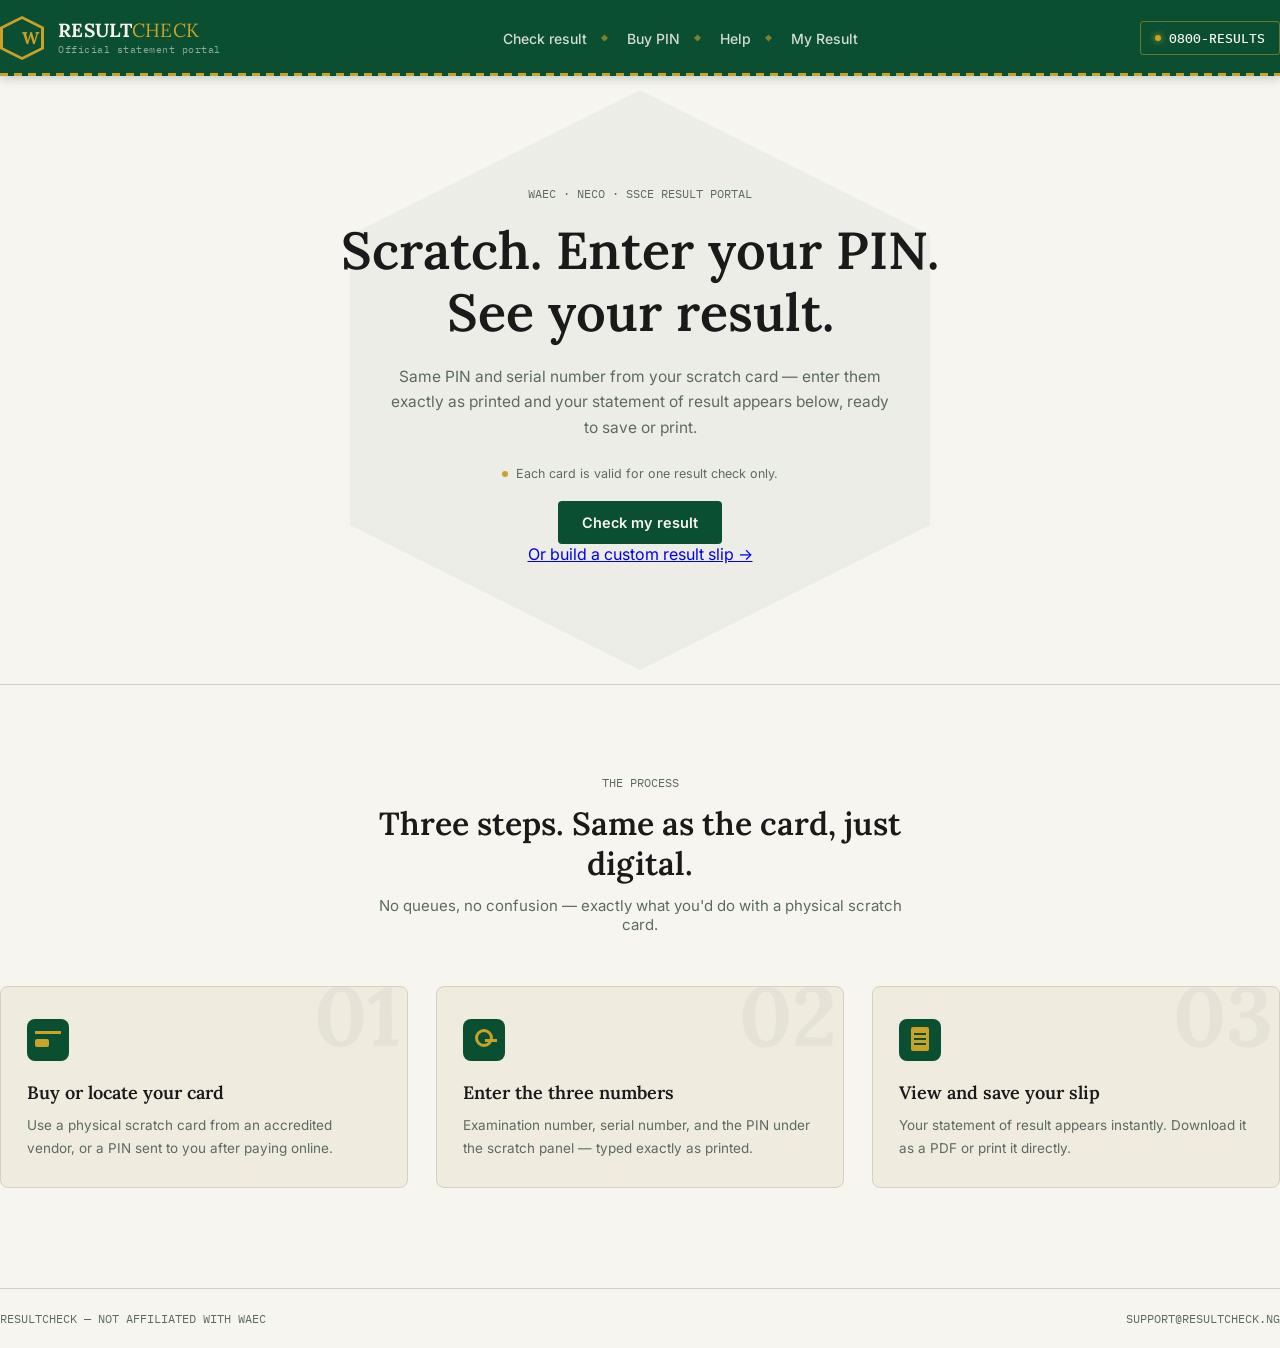
<file: index.html.html>
<!DOCTYPE html>
<html lang="en">
<head>
  <meta charset="UTF-8">
  <meta name="viewport" content="width=device-width, initial-scale=1.0">
  <title>WAEC Result Checker</title>
  <link rel="preconnect" href="https://fonts.googleapis.com">
  <link
    href="https://fonts.googleapis.com/css2?family=Lora:wght@400;500;600;700&family=IBM+Plex+Mono:wght@400;500&family=Inter:wght@400;500;600&display=swap"
    rel="stylesheet">
  <link rel="stylesheet" href="css/waec-design-1.css">
</head>

<body>
  <nav>
    <div class="wrap nav-inner">
      <div class="logo">
        <div class="logo-seal">W</div>
        <div class="logo-text">
          RESULT<span>CHECK</span>
          <small>Official statement portal</small>
        </div>
      </div>

      <button class="nav-toggle" id="navToggle" aria-expanded="false" aria-label="Open menu">
        <span></span>
        <span></span>
        <span></span>
      </button>

      <div class="nav-panel" id="navPanel">
        <div class="nav-links">
          <a href="#" class="nav-link">Check result</a>
          <a href="#" class="nav-link">Buy PIN</a>
          <a href="#" class="nav-link">Help</a>
          <a href="result-page.html" class="nav-link">My Result</a>
        </div>
      </div>
      <div class="nav-help">
        <span class="nav-help-dot"></span>
        0800-RESULTS
      </div>
    </div>
    </div>
  </nav>

  <section class="hero">
    <div class="hero-bg-mark"></div>
    <div class="wrap hero-inner">
      <div class="eyebrow-line">WAEC · NECO · SSCE RESULT PORTAL</div>
      <h1>Scratch. Enter your PIN.<br>See your result.</h1>
      <p class="hero-copy">Same PIN and serial number from your scratch card — enter them exactly as printed and your
        statement of result appears below, ready to save or print.</p>
      <div class="hero-note">Each card is valid for one result check only.</div>
      <button class="btn-primary-reveal" id="showCardBtn">Check my result</button>
      <a href="result-page.html" class="btn-secondary-link">Or build a custom result slip →</a>


      <div class="card hidden" id="scratchCard">
        <div class="card-top">
          <div class="card-brand">Result Checker<small>WAEC · MAY/JUNE</small></div>
          <div class="card-year">2026</div>
        </div>

        <form class="card-body" id="checkForm" novalidate>
          <label class="field-label" for="examNumber">EXAMINATION NUMBER</label>
          <input class="field" type="text" id="examNumber" name="examNumber" placeholder="e.g. 4291 0182 034" required>
          <div class="field-error" id="examNumberError"></div>

          <label class="field-label" for="serialNumber">SERIAL NUMBER</label>
          <input class="field" type="text" id="serialNumber" name="serialNumber" placeholder="e.g. WRN 2026114 4471"
            required>
          <div class="field-error" id="serialNumberError"></div>

          <div class="field-label">SCRATCH TO REVEAL PIN</div>
          <button type="button" class="scratch-panel" id="scratchPanel" aria-pressed="false">
            <div class="scratch-texture" id="scratchTexture"></div>
            <span class="pin-label">PIN</span>
            <span class="pin-value" id="pinValue">••• ••• •••</span>
          </button>
          <div class="field-error" id="pinError"></div>
          <input type="hidden" id="pinHidden" name="pin" value="">

          <button type="submit" class="btn-check" id="checkBtn">Create  result</button>
        </form>
      </div>
    </div>
  </section>
<section class="steps">
  <div class="wrap">
    <div class="steps-head">
      <div class="eyebrow-line">THE PROCESS</div>
      <h2>Three steps. Same as the card, just digital.</h2>
      <p>No queues, no confusion — exactly what you'd do with a physical scratch card.</p>
    </div>

    <div class="steps-grid">
      <div class="step-card">
        <div class="step-ghost-num">01</div>
        <div class="step-icon step-icon-card"></div>
        <h3>Buy or locate your card</h3>
        <p>Use a physical scratch card from an accredited vendor, or a PIN sent to you after paying online.</p>
      </div>
      <div class="step-card">
        <div class="step-ghost-num">02</div>
        <div class="step-icon step-icon-key"></div>
        <h3>Enter the three numbers</h3>
        <p>Examination number, serial number, and the PIN under the scratch panel — typed exactly as printed.</p>
      </div>
      <div class="step-card">
        <div class="step-ghost-num">03</div>
        <div class="step-icon step-icon-doc"></div>
        <h3>View and save your slip</h3>
        <p>Your statement of result appears instantly. Download it as a PDF or print it directly.</p>
      </div>
    </div>
  </div>
</section>

  <footer>
    <div class="wrap" style="display:flex; justify-content:space-between; width:100%;">
      <span>RESULTCHECK — NOT AFFILIATED WITH WAEC</span>
      <span>SUPPORT@RESULTCHECK.NG</span>
    </div>
  </footer>

  <script src="js/waec-script.js"></script>
</body>

</html>
</file>
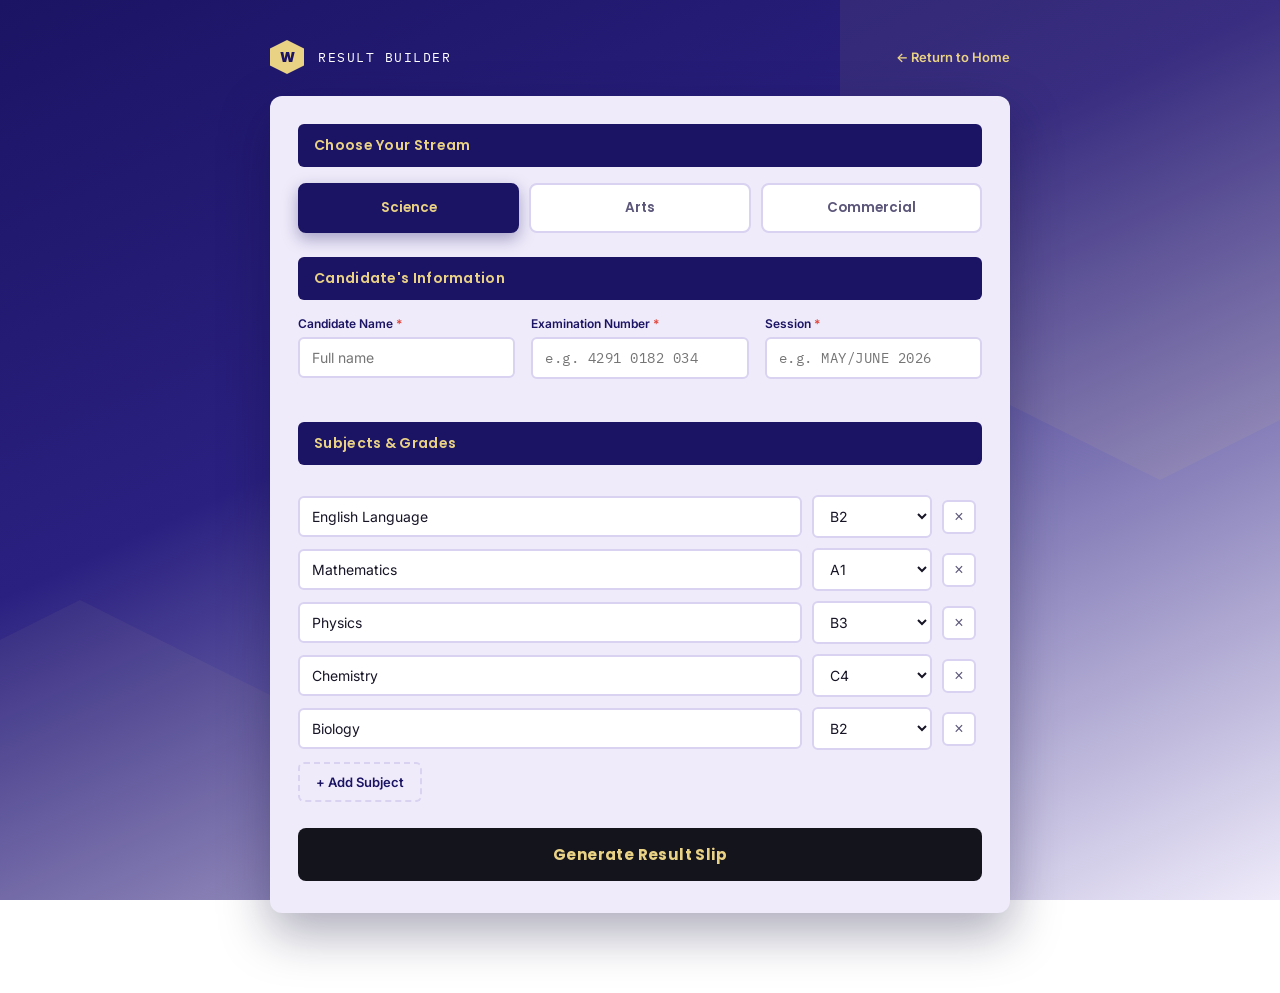
<file: result-page.html>
<!DOCTYPE html>
<html lang="en">
<head>
<meta charset="UTF-8">
<meta name="viewport" content="width=device-width, initial-scale=1.0">
<title>Build Your Result — RESULTCHECK</title>
<link rel="preconnect" href="https://fonts.googleapis.com">
<link href="https://fonts.googleapis.com/css2?family=Poppins:wght@500;600;700;800&family=IBM+Plex+Mono:wght@400;500;600&family=Inter:wght@400;500;600&display=swap" rel="stylesheet">
<link rel="stylesheet" href="css/result-page.css">
</head>
<body>

<div class="page-bg">
  <div class="bg-mark bg-mark-1"></div>
  <div class="bg-mark bg-mark-2"></div>
</div>

<div class="builder-wrap" id="builderWrap">

  <div class="top-bar">
    <div class="top-bar-seal">W</div>
    <span class="top-bar-title">RESULT BUILDER</span>
    <a href="waec-design-1-working.html" class="btn-return">← Return to Home</a>
  </div>

  <div class="builder-panel">

    <div class="block-title">Choose Your Stream</div>
    <div class="stream-picker">
      <button type="button" class="stream-chip stream-science active" data-stream="science">Science</button>
      <button type="button" class="stream-chip stream-arts" data-stream="arts">Arts</button>
      <button type="button" class="stream-chip stream-commercial" data-stream="commercial">Commercial</button>
    </div>

    <div class="block-title">Candidate's Information</div>
    <div class="form-grid">
      <div class="form-field">
        <label>Candidate Name <span class="required-mark">*</span></label>
        <input type="text" class="field-input" id="inputName" placeholder="Full name">
        <div class="field-error" id="errorName"></div>
      </div>
      <div class="form-field">
        <label>Examination Number <span class="required-mark">*</span></label>
        <input type="text" class="field-input mono" id="inputExamNo" placeholder="e.g. 4291 0182 034">
        <div class="field-error" id="errorExamNo"></div>
      </div>
      <div class="form-field">
        <label>Session <span class="required-mark">*</span></label>
        <input type="text" class="field-input mono" id="inputSession" placeholder="e.g. MAY/JUNE 2026">
        <div class="field-error" id="errorSession"></div>
      </div>
    </div>

    <div class="block-title">Subjects &amp; Grades</div>
    <div class="field-error" id="errorSubjects"></div>
    <div class="subject-rows" id="subjectRows"></div>
    <button type="button" class="btn-add-subject" id="addSubjectBtn">+ Add Subject</button>

    <button type="button" class="btn-generate" id="generateBtn">
      <span>Generate Result Slip</span>
    </button>
  </div>
</div>

<!-- ===== GENERATED SLIP (its own screen) ===== -->
<div class="slip-screen hidden" id="slipScreen">
  <div class="slip-bg">
    <div class="slip-bg-mark"></div>
  </div>

  <div class="slip-shell">
    <div class="slip-header">
      <div class="slip-header-left">
        <div class="slip-seal">W</div>
        <h1>Results</h1>
      </div>
      <div class="slip-header-right">RESULTCHECK</div>
    </div>

    <div class="slip-frame">

      <div class="block-title-slip">Candidate's Information</div>
      <table class="info-table" id="infoTable">
        <tr><td class="label">Examination Number</td><td class="value" id="outExamNo">—</td></tr>
        <tr><td class="label">Candidate's Name</td><td class="value" id="outName">—</td></tr>
        <tr><td class="label">Session</td><td class="value" id="outSession">—</td></tr>
        <tr><td class="label">Stream</td><td class="value" id="outStream">—</td></tr>
      </table>

      <div class="block-title-slip">Subject / Grade</div>
      <table class="subject-table" id="subjectTable">
        <tbody id="outSubjectsBody"></tbody>
      </table>

      <div class="block-title-slip">Result Summary</div>
      <table class="info-table">
        <tr><td class="label">Subjects Recorded</td><td class="value" id="outCount">0</td></tr>
      </table>

      <button type="button" class="print-banner" id="printBtn">Print / Save Result</button>
    </div>

    <div class="slip-actions">
      <button type="button" class="btn-outline" id="editAgainBtn">← Edit Again</button>
      <a href="index.html" class="btn-outline">Return to Home</a>
    </div>
  </div>
</div>

<script src="js/result-page.js"></script>
</body>
</html>
</file>
<file: css/waec-design-1.css>
:root {
    --paper: #F7F5EF;
    --paper-dim: #EFEBDF;
    --green: #0B4F32;
    --green-soft: #14603F;
    --gold: #C9A227;
    --ink: #1A1A1A;
    --muted: #5C6B62;
    --silver: #B8BCC0;
    --silver-dark: #8B9095;
    --line: #D6D0C0;
  }

  * { box-sizing: border-box; }

  body {
    margin: 0;
    background: var(--paper);
    color: var(--ink);
    font-family: 'Inter', sans-serif;
    -webkit-font-smoothing: antialiased;
  }

  /* ===== NAV ===== */
nav {
  background: var(--green);
  position: relative;
  box-shadow: 0 2px 10px rgba(11, 79, 50, 0.25);
}
nav::after {
  content: '';
  position: absolute;
  bottom: 0;
  left: 0;
  right: 0;
  height: 3px;
  background-image: repeating-linear-gradient(
    90deg,
    var(--gold) 0px,
    var(--gold) 8px,
    transparent 8px,
    transparent 14px
  );
}

.nav-inner {
  display: flex;
  justify-content: space-between;
  align-items: center;
  padding: 16px 0;
}

/* ----- Logo ----- */
.logo {
  display: flex;
  align-items: center;
  gap: 14px;
}
.logo-seal {
  width: 44px;
  height: 44px;
  flex-shrink: 0;
  clip-path: polygon(50% 0%, 100% 25%, 100% 75%, 50% 100%, 0% 75%, 0% 25%);
  background: var(--gold);
  display: flex;
  align-items: center;
  justify-content: center;
  position: relative;
}
.logo-seal::before {
  content: '';
  position: absolute;
  inset: 3px;
  clip-path: polygon(50% 0%, 100% 25%, 100% 75%, 50% 100%, 0% 75%, 0% 25%);
  background: var(--green);
}
.logo-seal {
  font-family: 'Lora', serif;
  font-weight: 700;
  font-size: 17px;
  color: var(--gold);
}
.logo-seal::after {
  content: 'W';
  position: relative;
  z-index: 1;
}
.logo-text {
  font-family: 'Lora', serif;
  font-weight: 700;
  font-size: 19px;
  letter-spacing: 0.3px;
  color: var(--paper);
  line-height: 1.15;
}
.logo-text span {
  color: var(--gold);
  font-weight: 400;
}
.logo-text small {
  display: block;
  font-family: 'IBM Plex Mono', monospace;
  font-weight: 400;
  font-size: 10px;
  letter-spacing: 0.5px;
  color: rgba(247, 245, 239, 0.55);
  margin-top: 2px;
}

/* ----- Links ----- */
.nav-links {
  display: flex;
  align-items: center;
  gap: 0;
}
.nav-link {
  position: relative;
  font-family: 'Inter', sans-serif;
  font-size: 14px;
  font-weight: 500;
  color: rgba(247, 245, 239, 0.85);
  text-decoration: none;
  padding: 8px 20px;
  transition: color 0.2s ease;
}
.nav-link:not(:last-child)::after {
  content: '';
  position: absolute;
  right: 0;
  top: 50%;
  width: 5px;
  height: 5px;
  background: var(--gold);
  transform: translateY(-50%) rotate(45deg);
  opacity: 0.6;
}
.nav-link::before {
  content: '';
  position: absolute;
  left: 20px;
  right: 20px;
  bottom: 4px;
  height: 2px;
  background: var(--gold);
  transform: scaleX(0);
  transform-origin: left;
  transition: transform 0.25s ease;
}
.nav-link:hover {
  color: var(--paper);
}
.nav-link:hover::before {
  transform: scaleX(1);
}

/* ----- Help badge ----- */
.nav-help {
  display: flex;
  align-items: center;
  gap: 8px;
  font-family: 'IBM Plex Mono', monospace;
  font-size: 12.5px;
  font-weight: 500;
  color: var(--paper);
  border: 1px solid rgba(201, 162, 39, 0.5);
  padding: 8px 14px;
  border-radius: 3px;
}
.nav-help-dot {
  width: 6px;
  height: 6px;
  border-radius: 50%;
  background: var(--gold);
  box-shadow: 0 0 6px var(--gold);
}
  /* ===== HERO ===== */
  .hero {
    padding: 60px 0 64px;
    display: grid;
    grid-template-columns: 1fr 1fr;
    gap: 56px;
    align-items: center;
  }
  .eyebrow-line {
    font-family: 'IBM Plex Mono', monospace;
    font-size: 12px;
    color: var(--muted);
    margin-bottom: 16px;
  }
  h1 {
    font-family: 'Lora', serif;
    font-weight: 600;
    font-size: 38px;
    line-height: 1.2;
    margin: 0 0 16px;
    color: var(--ink);
  }
  .hero-copy {
    font-size: 15.5px;
    line-height: 1.65;
    color: var(--muted);
    max-width: 420px;
    margin: 0 0 26px;
  }
  .hero-note {
    font-size: 12.5px;
    color: var(--muted);
    display: flex;
    align-items: center;
    gap: 8px;
  }
  .hero-note::before {
    content: '';
    width: 6px; height: 6px;
    background: var(--gold);
    display: inline-block;
    border-radius: 50%;
  }

  /* ===== SCRATCH CARD ===== */
  .card {
    background: var(--green);
    border-radius: 6px;
    padding: 0;
    position: relative;
    box-shadow: 0 1px 0 var(--gold) inset;
    overflow: hidden;
  }
  .card-top {
    padding: 20px 24px 16px;
    display: flex;
    justify-content: space-between;
    align-items: flex-start;
    border-bottom: 1px dashed rgba(255,255,255,0.25);
  }
  .card-brand {
    font-family: 'Lora', serif;
    color: var(--paper);
    font-weight: 600;
    font-size: 15px;
  }
  .card-brand small {
    display: block;
    font-family: 'IBM Plex Mono', monospace;
    font-weight: 400;
    font-size: 10px;
    color: rgba(247,245,239,0.6);
    margin-top: 3px;
    letter-spacing: 0.5px;
  }
  .card-year {
    font-family: 'IBM Plex Mono', monospace;
    font-size: 11px;
    color: var(--gold);
    border: 1px solid var(--gold);
    padding: 4px 8px;
    border-radius: 3px;
  }

  .card-body { padding: 22px 24px 26px; }

  .field-label {
    font-family: 'IBM Plex Mono', monospace;
    font-size: 10.5px;
    letter-spacing: 0.8px;
    color: rgba(247,245,239,0.55);
    margin-bottom: 6px;
  }
  .field {
    background: rgba(247,245,239,0.06);
    border: 1px solid rgba(247,245,239,0.2);
    border-radius: 4px;
    padding: 11px 12px;
    margin-bottom: 16px;
    color: var(--paper);
    font-family: 'IBM Plex Mono', monospace;
    font-size: 14px;
    letter-spacing: 1px;
  }

  .scratch-panel {
    background: linear-gradient(135deg, var(--silver) 0%, var(--silver-dark) 50%, var(--silver) 100%);
    border-radius: 4px;
    padding: 13px 12px;
    margin-bottom: 20px;
    position: relative;
    display: flex;
    align-items: center;
    justify-content: space-between;
  }
  .scratch-panel .pin-label {
    font-family: 'IBM Plex Mono', monospace;
    font-size: 10px;
    color: #4A4E52;
    letter-spacing: 0.6px;
  }
  .scratch-panel .pin-value {
    font-family: 'IBM Plex Mono', monospace;
    font-size: 15px;
    letter-spacing: 3px;
    color: #33373A;
    font-weight: 500;
  }
  .scratch-texture {
    position: absolute;
    inset: 0;
    border-radius: 4px;
    background-image: repeating-linear-gradient(
      115deg,
      rgba(255,255,255,0.15) 0px,
      rgba(255,255,255,0.15) 1px,
      transparent 1px,
      transparent 5px
    );
    pointer-events: none;
  }

  .btn-check {
    width: 100%;
    background: var(--gold);
    color: var(--green);
    border: none;
    padding: 13px;
    font-size: 14.5px;
    font-weight: 600;
    font-family: 'Inter', sans-serif;
    border-radius: 4px;
    cursor: pointer;
  }

  /* ===== HOW IT WORKS (redesigned) ===== */
.steps {
  padding: 90px 0 100px;
  border-top: 1px solid var(--line);
  position: relative;
  overflow: hidden;
}

.steps-head {
  text-align: center;
  max-width: 560px;
  margin: 0 auto 52px;
}
.steps-head .eyebrow-line {
  margin-bottom: 14px;
}
.steps-head h2 {
  font-family: 'Lora', serif;
  font-weight: 600;
  font-size: 32px;
  line-height: 1.25;
  margin: 0 0 12px;
  color: var(--ink);
}
.steps-head p {
  font-family: 'Inter', sans-serif;
  font-size: 15px;
  color: var(--muted);
  margin: 0;
}

.steps-grid {
  display: grid;
  grid-template-columns: repeat(3, 1fr);
  gap: 28px;
}

.step-card {
  position: relative;
  background: var(--paper-dim);
  border: 1px solid var(--line);
  border-radius: 8px;
  padding: 32px 26px 28px;
  overflow: hidden;
  opacity: 0;
  transform: translateY(20px);
  transition: opacity 0.5s ease, transform 0.5s ease, border-color 0.25s ease, box-shadow 0.25s ease;
}
.step-card.in-view {
  opacity: 1;
  transform: translateY(0);
}
.step-card:nth-child(1) { transition-delay: 0s; }
.step-card:nth-child(2) { transition-delay: 0.12s; }
.step-card:nth-child(3) { transition-delay: 0.24s; }

.step-card:hover {
  border-color: var(--gold);
  box-shadow: 0 10px 24px rgba(11, 79, 50, 0.08);
}

.step-ghost-num {
  position: absolute;
  top: -14px;
  right: 6px;
  font-family: 'Lora', serif;
  font-weight: 700;
  font-size: 84px;
  color: var(--ink);
  opacity: 0.04;
  line-height: 1;
  pointer-events: none;
}

.step-icon {
  width: 42px;
  height: 42px;
  border-radius: 8px;
  background: var(--green);
  margin-bottom: 20px;
  position: relative;
}
.step-icon::before,
.step-icon::after {
  content: '';
  position: absolute;
  background: var(--gold);
}
/* Card icon: a little rectangle + stripe, like a scratch card */
.step-icon-card::before {
  top: 12px; left: 8px; right: 8px; height: 3px;
}
.step-icon-card::after {
  top: 20px; left: 8px; width: 14px; height: 8px; border-radius: 2px;
}
/* Key icon: circle + rectangle, like a PIN/key */
.step-icon-key::before {
  top: 10px; left: 12px; width: 12px; height: 12px; border-radius: 50%; background: transparent; border: 3px solid var(--gold);
}
.step-icon-key::after {
  top: 20px; left: 22px; width: 12px; height: 3px;
}
/* Doc icon: a little slip shape */
.step-icon-doc::before {
  top: 8px; left: 12px; width: 18px; height: 24px; border-radius: 2px; background: var(--gold);
}
.step-icon-doc::after {
  top: 14px; left: 15px; width: 12px; height: 2px; background: var(--green); box-shadow: 0 5px 0 var(--green), 0 10px 0 var(--green);
}

.step-card h3 {
  font-family: 'Lora', serif;
  font-weight: 600;
  font-size: 18px;
  margin: 0 0 10px;
  position: relative;
  z-index: 1;
}
.step-card p {
  font-family: 'Inter', sans-serif;
  font-size: 13.5px;
  line-height: 1.65;
  color: var(--muted);
  margin: 0;
  position: relative;
  z-index: 1;
}

  /* ===== SAMPLE RESULT SLIP ===== */
  .slip-section {
    padding: 60px 0 72px;
    border-top: 1px solid var(--line);
  }
  .slip {
    border: 1.5px solid var(--ink);
    background: var(--paper-dim);
    position: relative;
  }
  .slip::before {
    content: '';
    position: absolute;
    inset: 5px;
    border: 1px dashed var(--muted);
    pointer-events: none;
  }
  .slip-head {
    display: flex;
    justify-content: space-between;
    align-items: center;
    padding: 22px 28px;
    border-bottom: 1px solid var(--ink);
  }
  .slip-head .title {
    font-family: 'Lora', serif;
    font-weight: 600;
    font-size: 17px;
  }
  .slip-head .title small {
    display: block;
    font-family: 'IBM Plex Mono', monospace;
    font-weight: 400;
    font-size: 10.5px;
    color: var(--muted);
    margin-top: 4px;
  }
  .slip-seal {
    width: 46px; height: 46px;
    border: 2px solid var(--gold);
    border-radius: 50%;
    display: flex; align-items: center; justify-content: center;
    font-family: 'IBM Plex Mono', monospace;
    font-size: 9px;
    color: var(--gold);
    text-align: center;
    line-height: 1.2;
  }
  .slip-meta {
    display: flex;
    gap: 40px;
    padding: 16px 28px;
    border-bottom: 1px solid var(--line);
    font-family: 'IBM Plex Mono', monospace;
    font-size: 11.5px;
    color: var(--muted);
  }
  .slip-meta strong { color: var(--ink); font-weight: 500; }

  table { width: 100%; border-collapse: collapse; }
  thead th {
    text-align: left;
    font-family: 'IBM Plex Mono', monospace;
    font-size: 10.5px;
    font-weight: 500;
    color: var(--muted);
    padding: 14px 28px 10px;
    letter-spacing: 0.5px;
  }
  thead th:last-child { text-align: right; padding-right: 28px; }
  tbody td {
    padding: 11px 28px;
    font-size: 14px;
    border-top: 1px solid var(--line);
  }
  tbody td:last-child {
    text-align: right;
    font-family: 'Lora', serif;
    font-weight: 600;
    padding-right: 28px;
  }
  .grade-A1, .grade-B2, .grade-B3 { color: var(--green); }
  .grade-C4, .grade-C5, .grade-C6 { color: #8A6A1E; }

  footer {
    border-top: 1px solid var(--line);
    padding: 22px 0;
    display: flex;
    justify-content: space-between;
    font-size: 11.5px;
    font-family: 'IBM Plex Mono', monospace;
    color: var(--muted);
  }

  @media (max-width: 760px) {
    .hero { grid-template-columns: 1fr; gap: 36px; }
    h1 { font-size: 29px; }
    .steps-grid { grid-template-columns: 1fr; row-gap: 24px; }
    .step { border-right: none; margin-right: 0; padding-right: 0; }
    .slip-meta { flex-wrap: wrap; gap: 16px 24px; }
  }
  /* Real <input> elements need their browser defaults reset to
     look like the .field boxes did as plain divs */
  input.field {
    width: 100%;
    font-family: 'IBM Plex Mono', monospace;
    outline: none;
  }
  input.field::placeholder {
    color: rgba(247,245,239,0.35);
  }
  input.field:focus {
    border-color: var(--gold);
  }

  .field-error {
    color: #E07A5F;
    font-size: 12px;
    font-family: 'Inter', sans-serif;
    margin: -10px 0 12px;
    min-height: 14px;
  }

  /* Scratch panel is now a <button> — strip button defaults */
  .scratch-panel {
    border: none;
    cursor: pointer;
    width: 100%;
    text-align: left;
  }
  .scratch-texture {
    transition: opacity 0.4s ease;
  }
  .pin-value {
    transition: letter-spacing 0.2s ease;
  }

  .btn-check:disabled {
    opacity: 0.7;
    cursor: default;
  }
.hidden {
  display: none;
}

/* Result slip becomes a full-screen overlay that covers the checker */
.slip-section:not(.hidden) {
  position: fixed;
  inset: 0;
  z-index: 200;
  background: rgba(26, 26, 26, 0.6);
  padding: 40px 20px;
  overflow-y: auto;
  display: flex;
  justify-content: center;
  border-top: none;
  animation: fadeInOverlay 0.3s ease;
}
.slip-section:not(.hidden) .wrap {
  max-width: 640px;
  width: 100%;
  height: fit-content;
}
@keyframes fadeInOverlay {
  from { opacity: 0; }
  to { opacity: 1; }
}
  @keyframes reveal {
    from { opacity: 0; transform: translateY(8px); }
    to { opacity: 1; transform: translateY(0); }
  }
  .btn-primary-reveal {
  margin-top: 20px;
  background: var(--green);
  color: var(--paper);
  border: none;
  padding: 13px 24px;
  font-size: 14.5px;
  font-weight: 600;
  font-family: 'Inter', sans-serif;
  border-radius: 4px;
  cursor: pointer;
}
.btn-primary-reveal:hover {
  background: var(--green-soft);
}

.card:not(.hidden) {
  animation: reveal 0.5s ease;
}
/* ===== HAMBURGER TOGGLE (hidden on desktop) ===== */
.nav-toggle {
  display: none;
  flex-direction: column;
  justify-content: center;
  gap: 5px;
  width: 32px;
  height: 32px;
  background: transparent;
  border: none;
  cursor: pointer;
  padding: 0;
}
.nav-toggle span {
  display: block;
  height: 2px;
  width: 100%;
  background: var(--paper);
  border-radius: 1px;
  transition: transform 0.25s ease, opacity 0.25s ease;
}

/* Turn the three bars into an X when the menu is open */
.nav-toggle[aria-expanded="true"] span:nth-child(1) {
  transform: translateY(7px) rotate(45deg);
}
.nav-toggle[aria-expanded="true"] span:nth-child(2) {
  opacity: 0;
}
.nav-toggle[aria-expanded="true"] span:nth-child(3) {
  transform: translateY(-7px) rotate(-45deg);
}

/* ===== MOBILE NAV LAYOUT ===== */
@media (max-width: 760px) {
  .nav-toggle {
    display: flex;
  }

  .nav-panel {
    position: absolute;
    top: 100%;
    left: 0;
    right: 0;
    background: var(--green-soft);
    border-top: 1px solid rgba(201, 162, 39, 0.3);
    max-height: 0;
    overflow: hidden;
    transition: max-height 0.3s ease;
  }
  .nav-panel.open {
    max-height: 300px;
  }

  .nav-links {
    flex-direction: column;
    align-items: flex-start;
    padding: 8px 28px;
    gap: 2px;
  }
  .nav-link {
    width: 100%;
    padding: 12px 0;
  }
  .nav-link:not(:last-child)::after {
    display: none;
  }
  .nav-link::before {
    left: 0;
    right: 0;
  }

  .nav-help {
    margin: 12px 28px 20px;
    width: fit-content;
  }

  nav {
    position: relative;
  }
}

/* ===== HERO REDESIGN (centered, expanded, dynamic) ===== */
.hero {
  position: relative;
  overflow: hidden;
  padding: 110px 0 120px;
  display: block;
  text-align: center;
}

.hero-bg-mark {
  position: absolute;
  top: 50%;
  left: 50%;
  width: 580px;
  height: 580px;
  transform: translate(-50%, -50%);
  clip-path: polygon(50% 0%, 100% 25%, 100% 75%, 50% 100%, 0% 75%, 0% 25%);
  background: var(--green);
  opacity: 0.045;
  z-index: 0;
  animation: slowSpin 70s linear infinite;
  pointer-events: none;
}
@keyframes slowSpin {
  from { transform: translate(-50%, -50%) rotate(0deg); }
  to { transform: translate(-50%, -50%) rotate(360deg); }
}

.hero-inner {
  position: relative;
  z-index: 1;
  display: flex;
  flex-direction: column;
  align-items: center;
}

.hero .eyebrow-line {
  margin-bottom: 18px;
  animation: fadeInUp 0.6s ease 0s both;
}
.hero h1 {
  font-size: 52px;
  max-width: 680px;
  margin: 0 auto 20px;
  animation: fadeInUp 0.6s ease 0.1s both;
}
.hero .hero-copy {
  max-width: 500px;
  margin: 0 auto 26px;
}
.hero .hero-copy { animation: fadeInUp 0.6s ease 0.2s both; }
.hero .hero-note {
  justify-content: center;
  animation: fadeInUp 0.6s ease 0.3s both;
}
.hero .btn-primary-reveal {
  animation: fadeInUp 0.6s ease 0.4s both;
}

.hero .card {
  margin: 36px auto 0;
  max-width: 420px;
  text-align: left;
}

@keyframes fadeInUp {
  from { opacity: 0; transform: translateY(18px); }
  to { opacity: 1; transform: translateY(0); }
}
@media (max-width: 760px) {
  .hero { padding: 70px 0 80px; }
  .hero h1 { font-size: 34px; }
  .hero .hero-copy { padding: 0 12px; }
  .hero .card { max-width: 100%; }

  .steps { padding: 60px 0 70px; }
  .steps-head h2 { font-size: 26px; }
  .steps-grid { grid-template-columns: 1fr; gap: 20px; }
  .step-ghost-num { font-size: 60px; }

  .slip-meta { flex-wrap: wrap; gap: 16px 24px; }
}

@media (max-width: 460px) {
  .wrap { padding: 0 18px; }
  .hero h1 { font-size: 27px; }
  .hero-copy { font-size: 14px; }
  .logo-text small { display: none; }
  .nav-help span:last-child { font-size: 11px; }
  .card-body { padding: 18px 16px 22px; }
  .field { font-size: 12.5px; }
  .steps-head p { padding: 0 8px; }
  .step-card { padding: 26px 20px 22px; }
}

/* ===== HIDE RESULT BUTTON ===== */
.btn-hide-result {
  display: inline-flex;
  align-items: center;
  background: transparent;
  border: 1px solid var(--muted);
  color: var(--muted);
  font-family: 'Inter', sans-serif;
  font-size: 13px;
  font-weight: 500;
  padding: 8px 16px;
  border-radius: 4px;
  cursor: pointer;
  margin-bottom: 24px;
  transition: border-color 0.2s ease, color 0.2s ease;
}
.btn-hide-result:hover {
  border-color: var(--ink);
  color: var(--ink);
}
</file>
<file: css/result-page.css>
:root {
  --navy: #1B1464;
  --navy-deep: #100D3A;
  --lavender: #B9AEE0;
  --lavender-soft: #D9D2F0;
  --lavender-pale: #EFEBFA;
  --gold: #EAD285;
  --gold-deep: #D8B94E;
  --gold-alt: #F4E6B8;
  --ink: #171426;
  --white: #FFFFFF;
  --muted: #5C567A;
  --danger: #E0453B;
  --print-black: #14141C;
}

* { box-sizing: border-box; }

body {
  margin: 0;
  font-family: 'Inter', sans-serif;
  color: var(--ink);
  min-height: 100vh;
}

.hidden { display: none !important; }

/* ===== SHARED BACKGROUND (builder screen) ===== */
.page-bg {
  position: fixed;
  inset: 0;
  z-index: -2;
  background: linear-gradient(155deg, var(--navy) 0%, #2A2080 40%, var(--lavender-pale) 100%);
  overflow: hidden;
}
.bg-mark {
  position: absolute;
  clip-path: polygon(50% 0%, 100% 25%, 100% 75%, 50% 100%, 0% 75%, 0% 25%);
  background: var(--gold);
  opacity: 0.07;
}
.bg-mark-1 {
  width: 640px; height: 640px;
  top: -160px; right: -200px;
  animation: floatSpin 90s linear infinite;
}
.bg-mark-2 {
  width: 440px; height: 440px;
  bottom: -140px; left: -140px;
  opacity: 0.05;
  animation: floatSpin 70s linear infinite reverse;
}
@keyframes floatSpin {
  from { transform: rotate(0deg); }
  to { transform: rotate(360deg); }
}

/* ===== BUILDER SCREEN ===== */
.builder-wrap {
  max-width: 780px;
  margin: 0 auto;
  padding: 40px 20px 80px;
  animation: fadeInUp 0.5s ease both;
}
@keyframes fadeInUp {
  from { opacity: 0; transform: translateY(16px); }
  to { opacity: 1; transform: translateY(0); }
}

.top-bar {
  display: flex;
  align-items: center;
  gap: 14px;
  margin-bottom: 22px;
}
.top-bar-seal {
  width: 34px; height: 34px;
  clip-path: polygon(50% 0%, 100% 25%, 100% 75%, 50% 100%, 0% 75%, 0% 25%);
  background: var(--gold);
  color: var(--navy);
  font-family: 'Poppins', sans-serif;
  font-weight: 800;
  font-size: 14px;
  display: flex;
  align-items: center;
  justify-content: center;
}
.top-bar-title {
  font-family: 'IBM Plex Mono', monospace;
  font-size: 12.5px;
  letter-spacing: 1.5px;
  color: var(--white);
  flex: 1;
}
.btn-return {
  font-family: 'Inter', sans-serif;
  font-size: 13px;
  font-weight: 600;
  color: var(--gold);
  text-decoration: none;
}
.btn-return:hover { text-decoration: underline; }

/* ===== BUILDER PANEL ===== */
.builder-panel {
  background: var(--lavender-pale);
  border-radius: 12px;
  padding: 28px 28px 32px;
  box-shadow: 0 20px 50px rgba(16, 13, 58, 0.35);
}

.block-title {
  background: var(--navy);
  color: var(--gold);
  font-family: 'Poppins', sans-serif;
  font-weight: 600;
  font-size: 14px;
  letter-spacing: 0.3px;
  padding: 11px 16px;
  border-radius: 6px;
  margin: 24px 0 16px;
  position: relative;
  overflow: hidden;
}
.block-title:first-of-type { margin-top: 0; }
.block-title::after {
  content: '';
  position: absolute;
  top: 0; left: -60%;
  width: 40%; height: 100%;
  background: linear-gradient(90deg, transparent, rgba(234, 210, 133, 0.15), transparent);
  animation: shimmer 4s ease-in-out infinite;
}
@keyframes shimmer {
  0% { left: -60%; }
  100% { left: 130%; }
}


.stream-picker {
  display: flex;
  gap: 10px;
}
.stream-chip {
  flex: 1;
  padding: 13px;
  border-radius: 8px;
  border: 2px solid var(--lavender-soft);
  background: var(--white);
  font-family: 'Poppins', sans-serif;
  font-weight: 600;
  font-size: 13.5px;
  color: var(--muted);
  cursor: pointer;
  transition: transform 0.15s ease, box-shadow 0.2s ease, border-color 0.2s ease, background 0.2s ease, color 0.2s ease;
}
.stream-chip:hover { transform: translateY(-2px); }
.stream-chip.active.stream-science {
  background: var(--navy); border-color: var(--navy); color: var(--gold);
  box-shadow: 0 6px 16px rgba(27, 20, 100, 0.35);
}
.stream-chip.active.stream-arts {
  background: var(--gold); border-color: var(--gold-deep); color: var(--navy);
  box-shadow: 0 6px 16px rgba(216, 185, 78, 0.4);
}
.stream-chip.active.stream-commercial {
  background: var(--ink); border-color: var(--ink); color: var(--gold-alt);
  box-shadow: 0 6px 16px rgba(23, 20, 38, 0.35);
}

/* ----- Form fields ----- */
.form-grid {
  display: grid;
  grid-template-columns: repeat(3, 1fr);
  gap: 16px;
}
.form-field label {
  display: block;
  font-family: 'Inter', sans-serif;
  font-size: 12px;
  font-weight: 600;
  color: var(--navy);
  margin-bottom: 6px;
}
.required-mark { color: var(--danger); }

.field-input {
  width: 100%;
  background: var(--white);
  border: 2px solid var(--lavender-soft);
  border-radius: 6px;
  padding: 10px 12px;
  font-family: 'Inter', sans-serif;
  font-size: 14px;
  color: var(--ink);
  outline: none;
  transition: border-color 0.2s ease, box-shadow 0.2s ease;
}
.field-input.mono { font-family: 'IBM Plex Mono', monospace; letter-spacing: 0.5px; }
.field-input:focus {
  border-color: var(--gold-deep);
  box-shadow: 0 0 0 3px rgba(216, 185, 78, 0.2);
}
.field-input.invalid {
  border-color: var(--danger);
  animation: shake 0.35s ease;
}
@keyframes shake {
  0%, 100% { transform: translateX(0); }
  25% { transform: translateX(-5px); }
  75% { transform: translateX(5px); }
}

.field-error {
  font-size: 12px;
  color: var(--danger);
  margin-top: 5px;
  min-height: 14px;
  font-family: 'Inter', sans-serif;
}

/* ----- Subject rows ----- */
.subject-rows {
  display: flex;
  flex-direction: column;
  gap: 10px;
  max-height: 320px;
  overflow-y: auto;
  padding-right: 4px;
}
.subject-row {
  display: grid;
  grid-template-columns: 1fr 120px 36px;
  gap: 10px;
  align-items: center;
  animation: rowSlideIn 0.3s ease;
}
@keyframes rowSlideIn {
  from { opacity: 0; transform: translateX(-12px); }
  to { opacity: 1; transform: translateX(0); }
}
.subject-row .field-input { margin: 0; }
.subject-row select.field-input { cursor: pointer; }
.remove-row-btn {
  width: 34px; height: 34px;
  border: 2px solid var(--lavender-soft);
  background: var(--white);
  color: var(--muted);
  border-radius: 6px;
  cursor: pointer;
  font-size: 16px;
  transition: all 0.2s ease;
}
.remove-row-btn:hover {
  border-color: var(--danger);
  color: var(--danger);
  transform: scale(1.05);
}

.btn-add-subject {
  margin-top: 12px;
  background: transparent;
  border: 2px dashed var(--lavender-soft);
  color: var(--navy);
  font-family: 'Inter', sans-serif;
  font-weight: 600;
  font-size: 13px;
  padding: 10px 16px;
  border-radius: 6px;
  cursor: pointer;
  transition: border-color 0.2s ease, background 0.2s ease;
}
.btn-add-subject:hover {
  border-color: var(--gold-deep);
  background: var(--gold-alt);
}


.btn-generate {
  display: block;
  width: 100%;
  margin-top: 26px;
  background: var(--print-black);
  color: var(--gold);
  border: none;
  padding: 15px;
  font-family: 'Poppins', sans-serif;
  font-weight: 700;
  font-size: 15px;
  letter-spacing: 0.4px;
  border-radius: 8px;
  cursor: pointer;
  position: relative;
  overflow: hidden;
  transition: transform 0.15s ease;
  animation: pulseGlow 2.4s ease-in-out infinite;
}
.btn-generate:hover { transform: translateY(-1px); }
@keyframes pulseGlow {
  0%, 100% { box-shadow: 0 0 0 0 rgba(234, 210, 133, 0.35); }
  50% { box-shadow: 0 0 0 8px rgba(234, 210, 133, 0); }
}



.slip-screen {
  min-height: 100vh;
  display: flex;
  align-items: center;
  justify-content: center;
  padding: 40px 20px;
  position: relative;
  background: var(--lavender-soft);
}

.slip-bg {
  position: fixed;
  inset: 0;
  z-index: -1;
  overflow: hidden;
}
.slip-bg-mark {
  position: absolute;
  top: 50%; left: 50%;
  width: 1000px; height: 1000px;
  transform: translate(-50%, -50%);
  clip-path: polygon(50% 0%, 100% 25%, 100% 75%, 50% 100%, 0% 75%, 0% 25%);
  background: var(--navy);
  opacity: 0.035;
  animation: floatSpin 100s linear infinite;
}

.slip-shell {
  width: 100%;
  max-width: 640px;
  animation: slipDropIn 0.5s cubic-bezier(0.22, 1, 0.36, 1) both;
}
@keyframes slipDropIn {
  from { opacity: 0; transform: translateY(-24px) scale(0.98); }
  to { opacity: 1; transform: translateY(0) scale(1); }
}

.slip-header {
  background: var(--navy);
  border-radius: 12px 12px 0 0;
  padding: 22px 26px;
  display: flex;
  justify-content: space-between;
  align-items: center;
  position: relative;
  overflow: hidden;
}
.slip-header::after {
  content: '';
  position: absolute;
  bottom: 0; left: 0; right: 0;
  height: 4px;
  background-image: repeating-linear-gradient(90deg, var(--gold) 0px, var(--gold) 10px, transparent 10px, transparent 18px);
}
.slip-header-left {
  display: flex;
  align-items: center;
  gap: 14px;
}
.slip-seal {
  width: 44px; height: 44px;
  clip-path: polygon(50% 0%, 100% 25%, 100% 75%, 50% 100%, 0% 75%, 0% 25%);
  background: var(--gold);
  color: var(--navy);
  font-family: 'Poppins', sans-serif;
  font-weight: 800;
  font-size: 18px;
  display: flex;
  align-items: center;
  justify-content: center;
  animation: sealPulse 3s ease-in-out infinite;
}
@keyframes sealPulse {
  0%, 100% { transform: scale(1); }
  50% { transform: scale(1.06); }
}
.slip-header h1 {
  font-family: 'Poppins', sans-serif;
  font-weight: 800;
  font-size: 30px;
  color: var(--white);
  margin: 0;
}
.slip-header-right {
  font-family: 'IBM Plex Mono', monospace;
  font-size: 11px;
  letter-spacing: 1px;
  color: rgba(255,255,255,0.5);
}

.slip-frame {
  background: var(--lavender);
  padding: 20px;
  border-radius: 0 0 12px 12px;
}

.block-title-slip {
  background: var(--navy-deep);
  color: var(--gold);
  font-family: 'Poppins', sans-serif;
  font-weight: 600;
  font-size: 13.5px;
  padding: 10px 16px;
  border-radius: 5px;
  margin: 18px 0 8px;
}
.block-title-slip:first-child { margin-top: 0; }

table { width: 100%; border-collapse: separate; border-spacing: 0 2px; }

.info-table td { padding: 11px 16px; font-size: 14px; }
.info-table .label { font-weight: 600; width: 42%; background: var(--gold); }
.info-table .value { background: var(--white); font-family: 'IBM Plex Mono', monospace; }
.info-table tr {
  opacity: 0;
  animation: rowIn 0.4s ease forwards;
}
.info-table tr:nth-child(1) { animation-delay: 0.15s; }
.info-table tr:nth-child(2) { animation-delay: 0.22s; }
.info-table tr:nth-child(3) { animation-delay: 0.29s; }
.info-table tr:nth-child(4) { animation-delay: 0.36s; }
@keyframes rowIn {
  from { opacity: 0; transform: translateX(-10px); }
  to { opacity: 1; transform: translateX(0); }
}

.subject-table td { padding: 11px 16px; font-size: 14px; background: var(--gold); }
.subject-table tr:nth-child(even) td { background: var(--gold-alt); }
.subject-table .grade-cell {
  text-align: right;
  font-family: 'Poppins', sans-serif;
  font-weight: 700;
  font-size: 16px;
  color: var(--navy);
  width: 70px;
}
.subject-table tr { opacity: 0; animation: rowIn 0.35s ease forwards; }

.print-banner {
  display: block;
  width: 100%;
  margin-top: 18px;
  background: var(--print-black);
  color: var(--white);
  border: none;
  font-family: 'Poppins', sans-serif;
  font-weight: 600;
  font-size: 14.5px;
  padding: 13px;
  border-radius: 6px;
  cursor: pointer;
  transition: background 0.2s ease, transform 0.15s ease;
}
.print-banner:hover { background: #2A2A38; transform: translateY(-1px); }

.slip-actions {
  display: flex;
  justify-content: space-between;
  gap: 12px;
  margin-top: 18px;
}
.btn-outline {
  flex: 1;
  text-align: center;
  font-family: 'Inter', sans-serif;
  font-size: 13.5px;
  font-weight: 600;
  color: var(--navy);
  background: var(--white);
  border: 2px solid var(--navy);
  padding: 11px;
  border-radius: 6px;
  cursor: pointer;
  text-decoration: none;
  transition: background 0.2s ease, color 0.2s ease;
}
.btn-outline:hover { background: var(--navy); color: var(--gold); }

@media (max-width: 640px) {
  .form-grid { grid-template-columns: 1fr; }
  .stream-picker { flex-direction: column; }
  .slip-header h1 { font-size: 24px; }
  .slip-header-right { display: none; }
  .subject-row { grid-template-columns: 1fr 100px 32px; }
}
</file>
